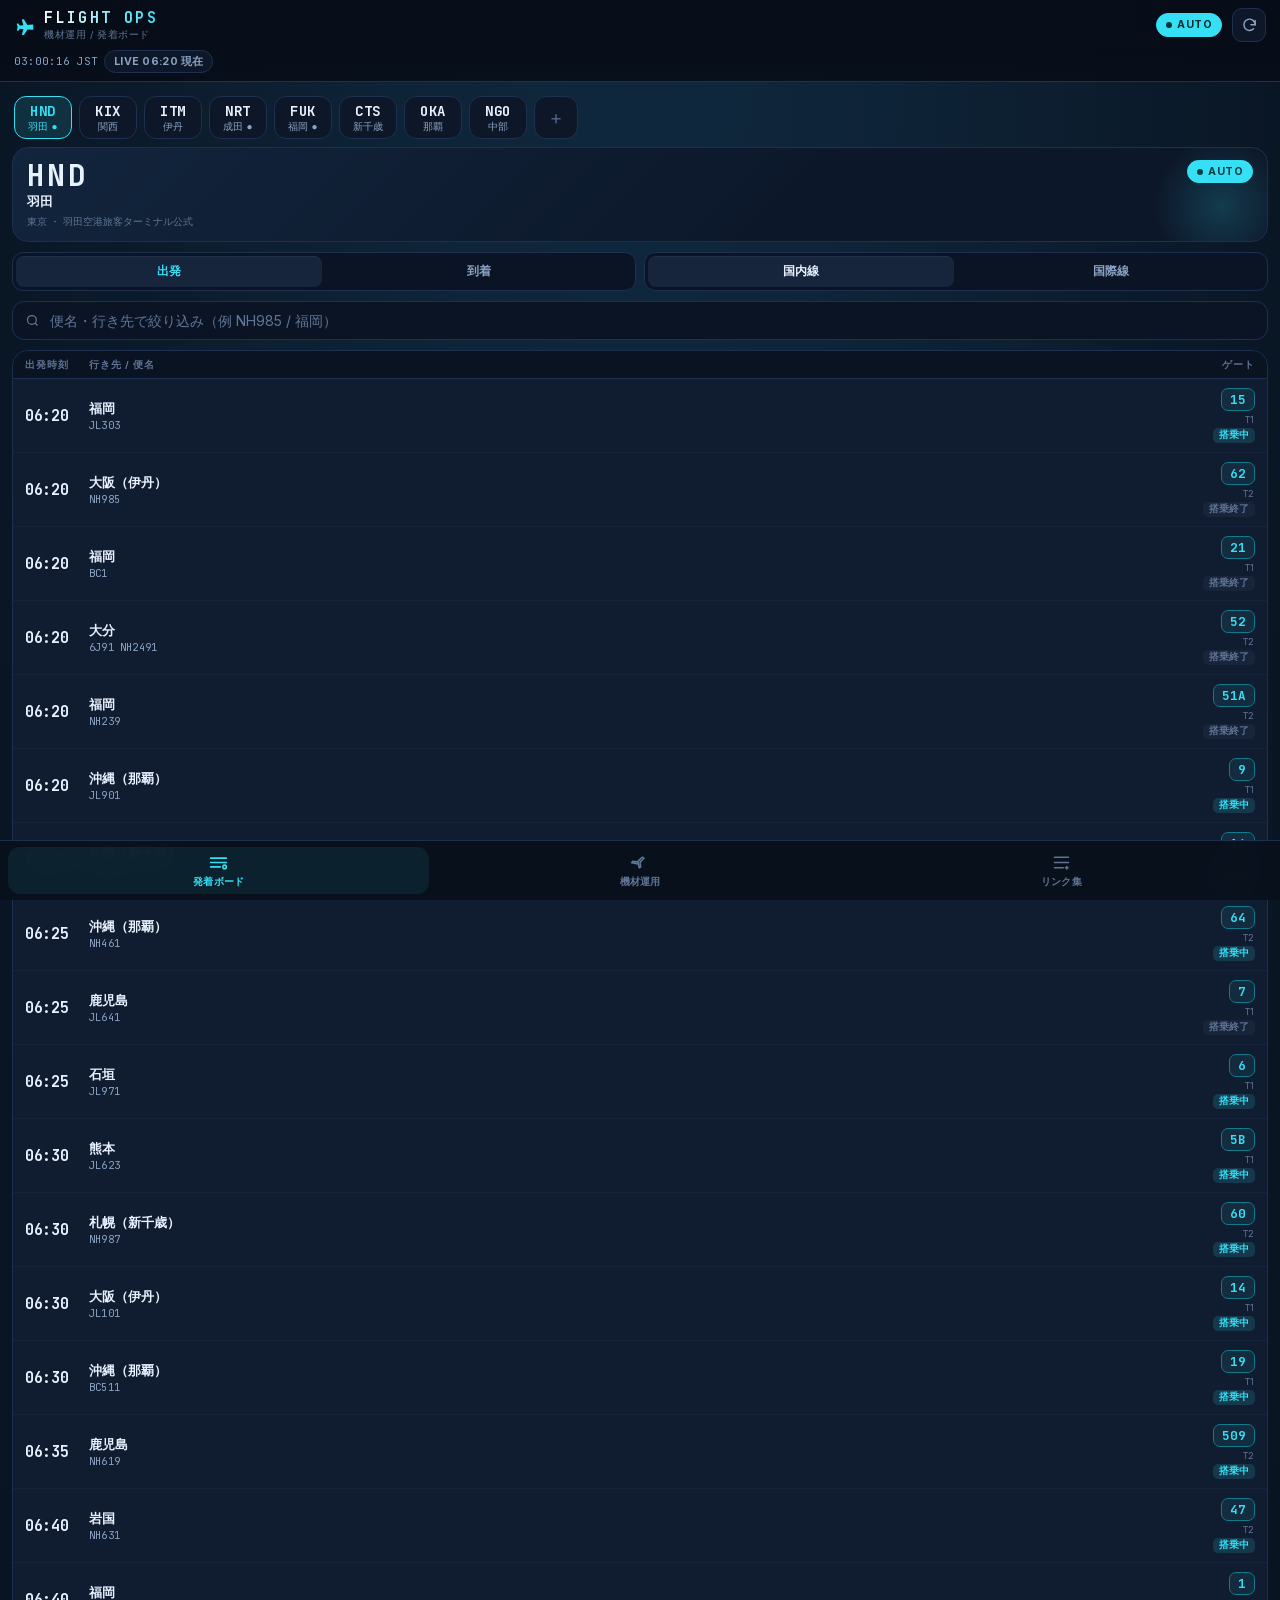
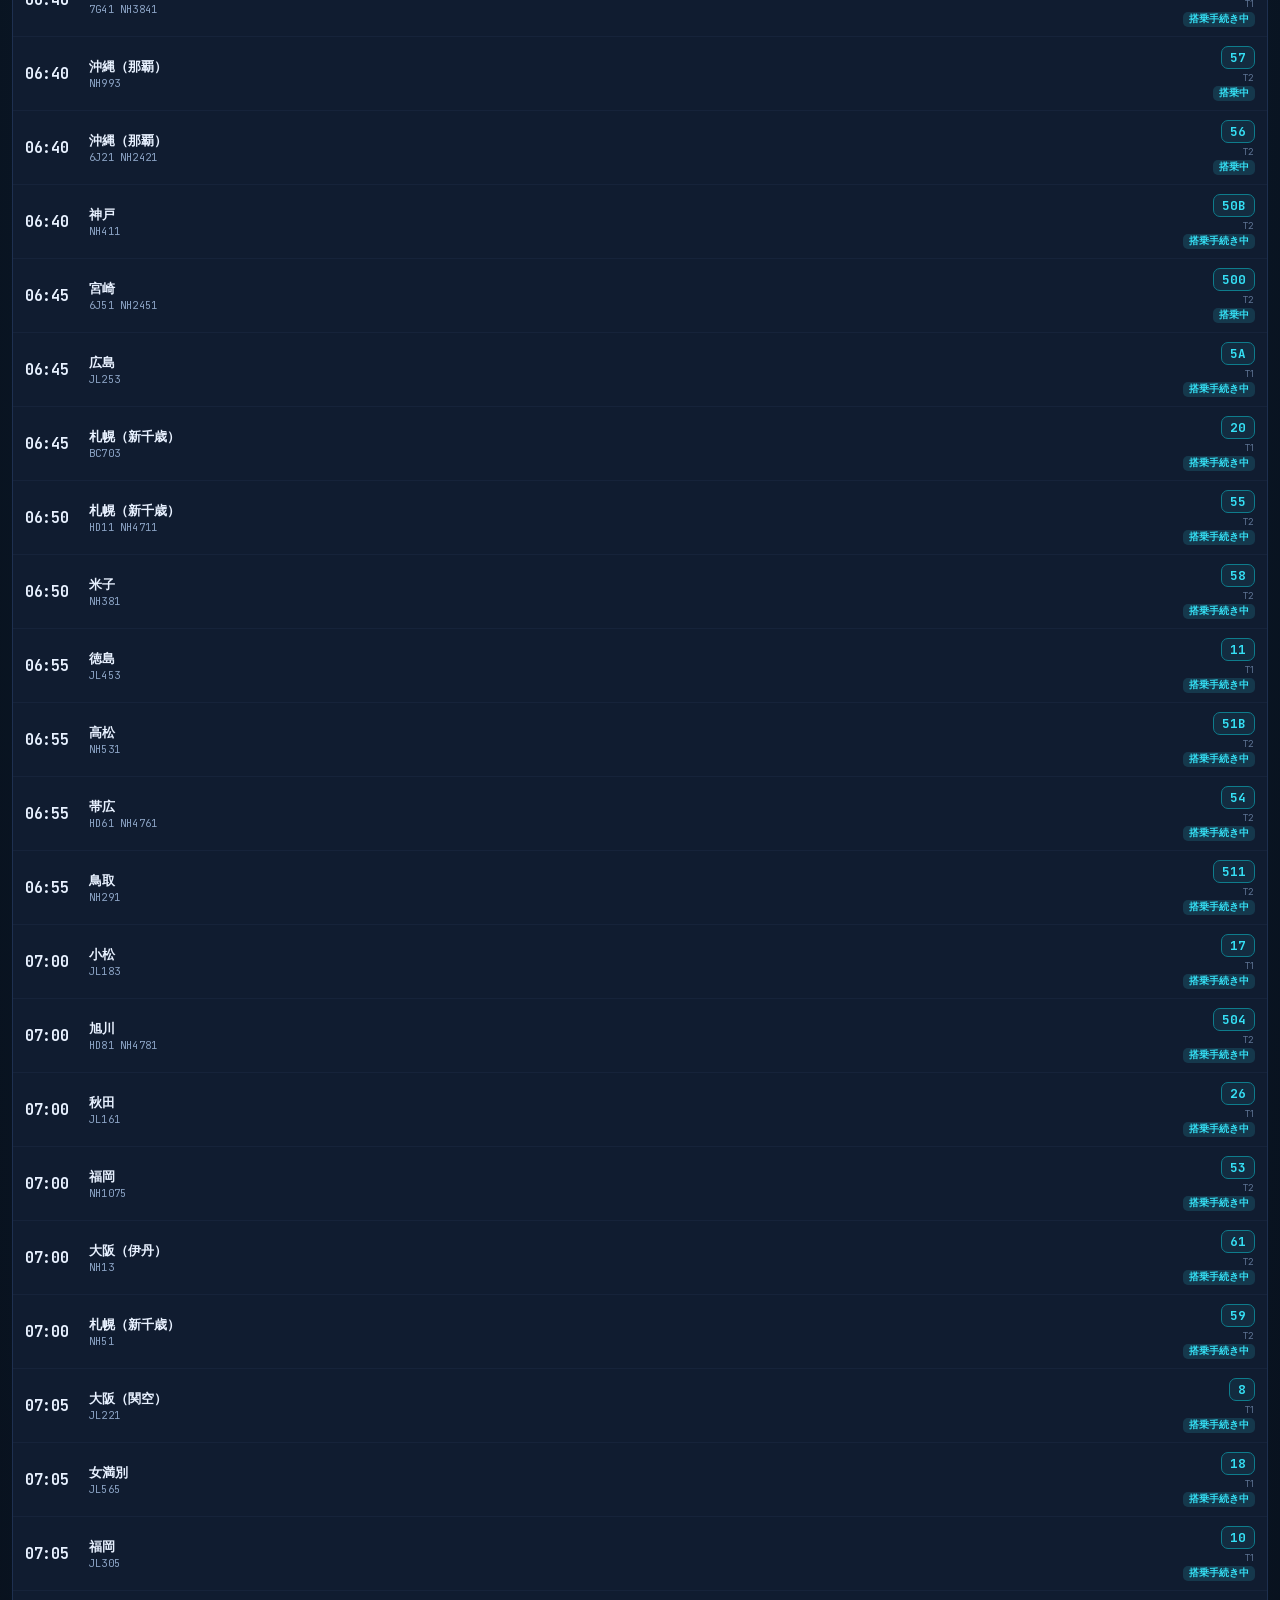
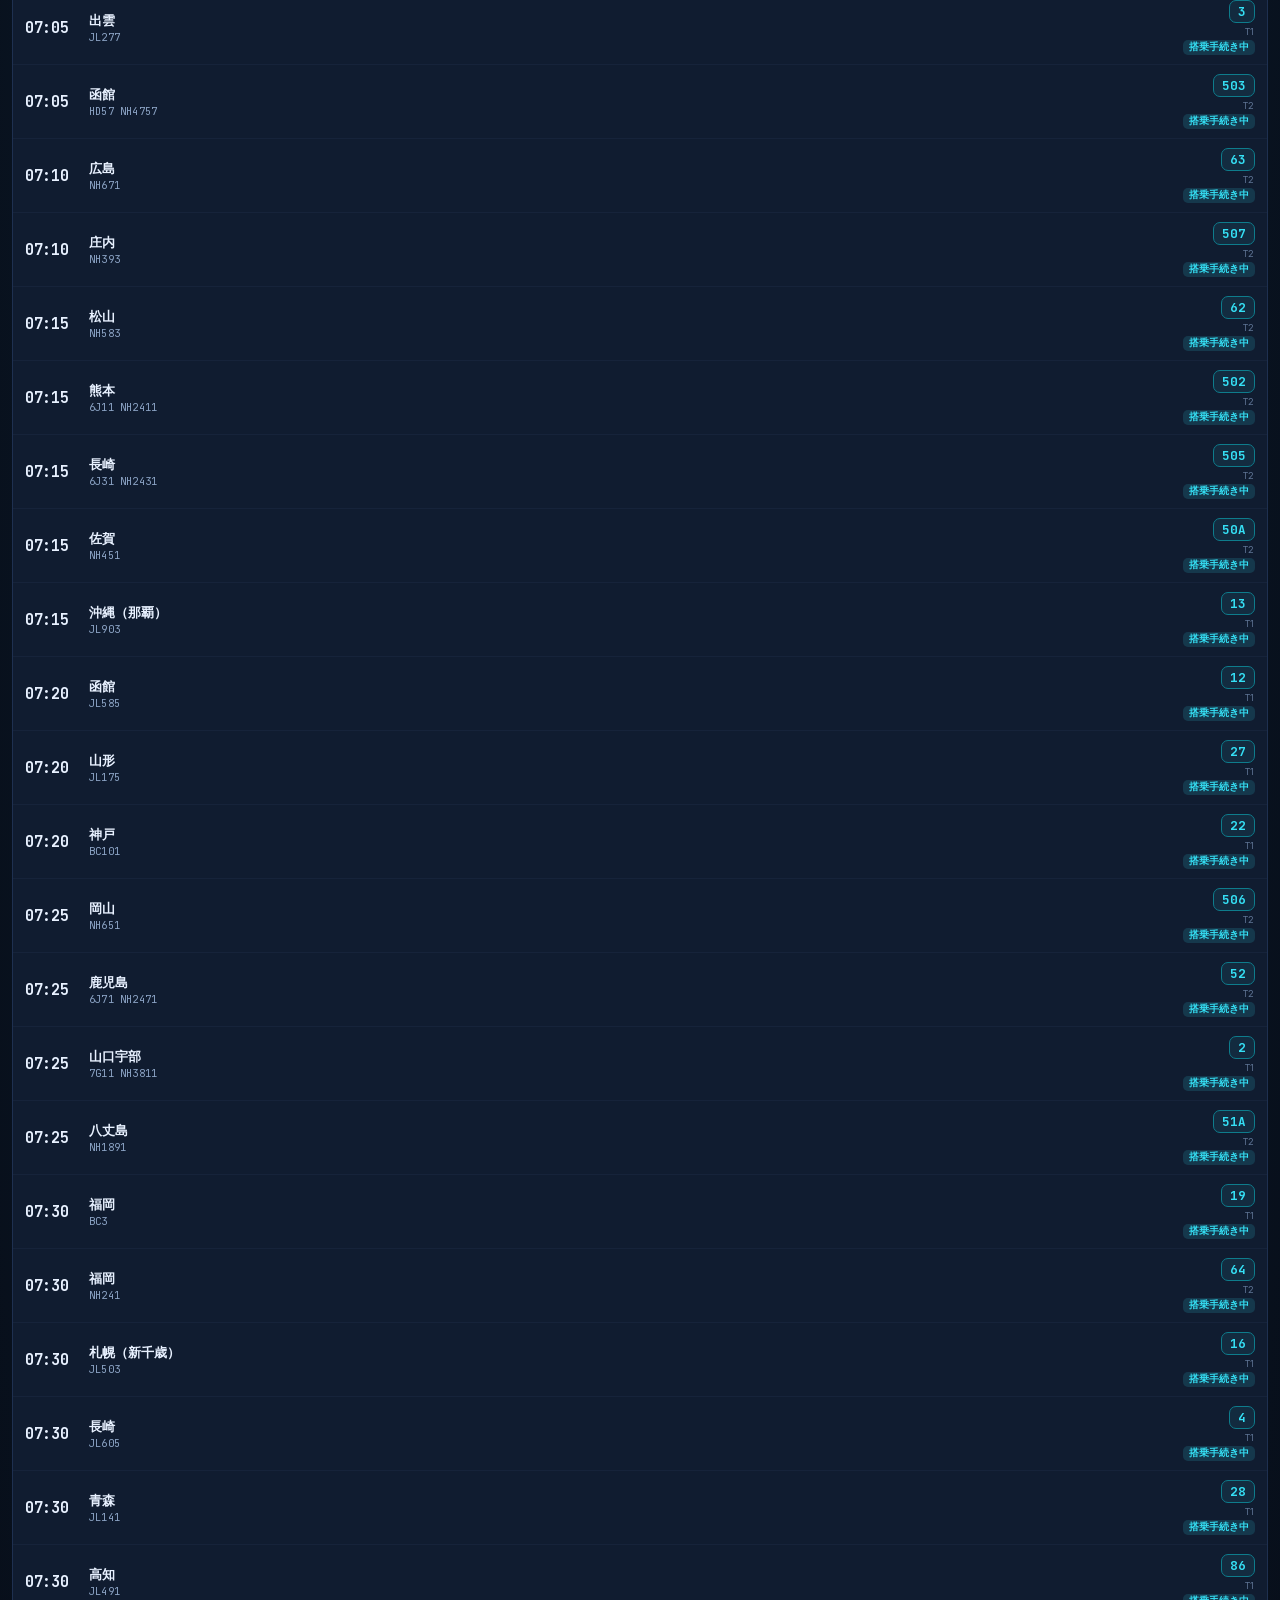
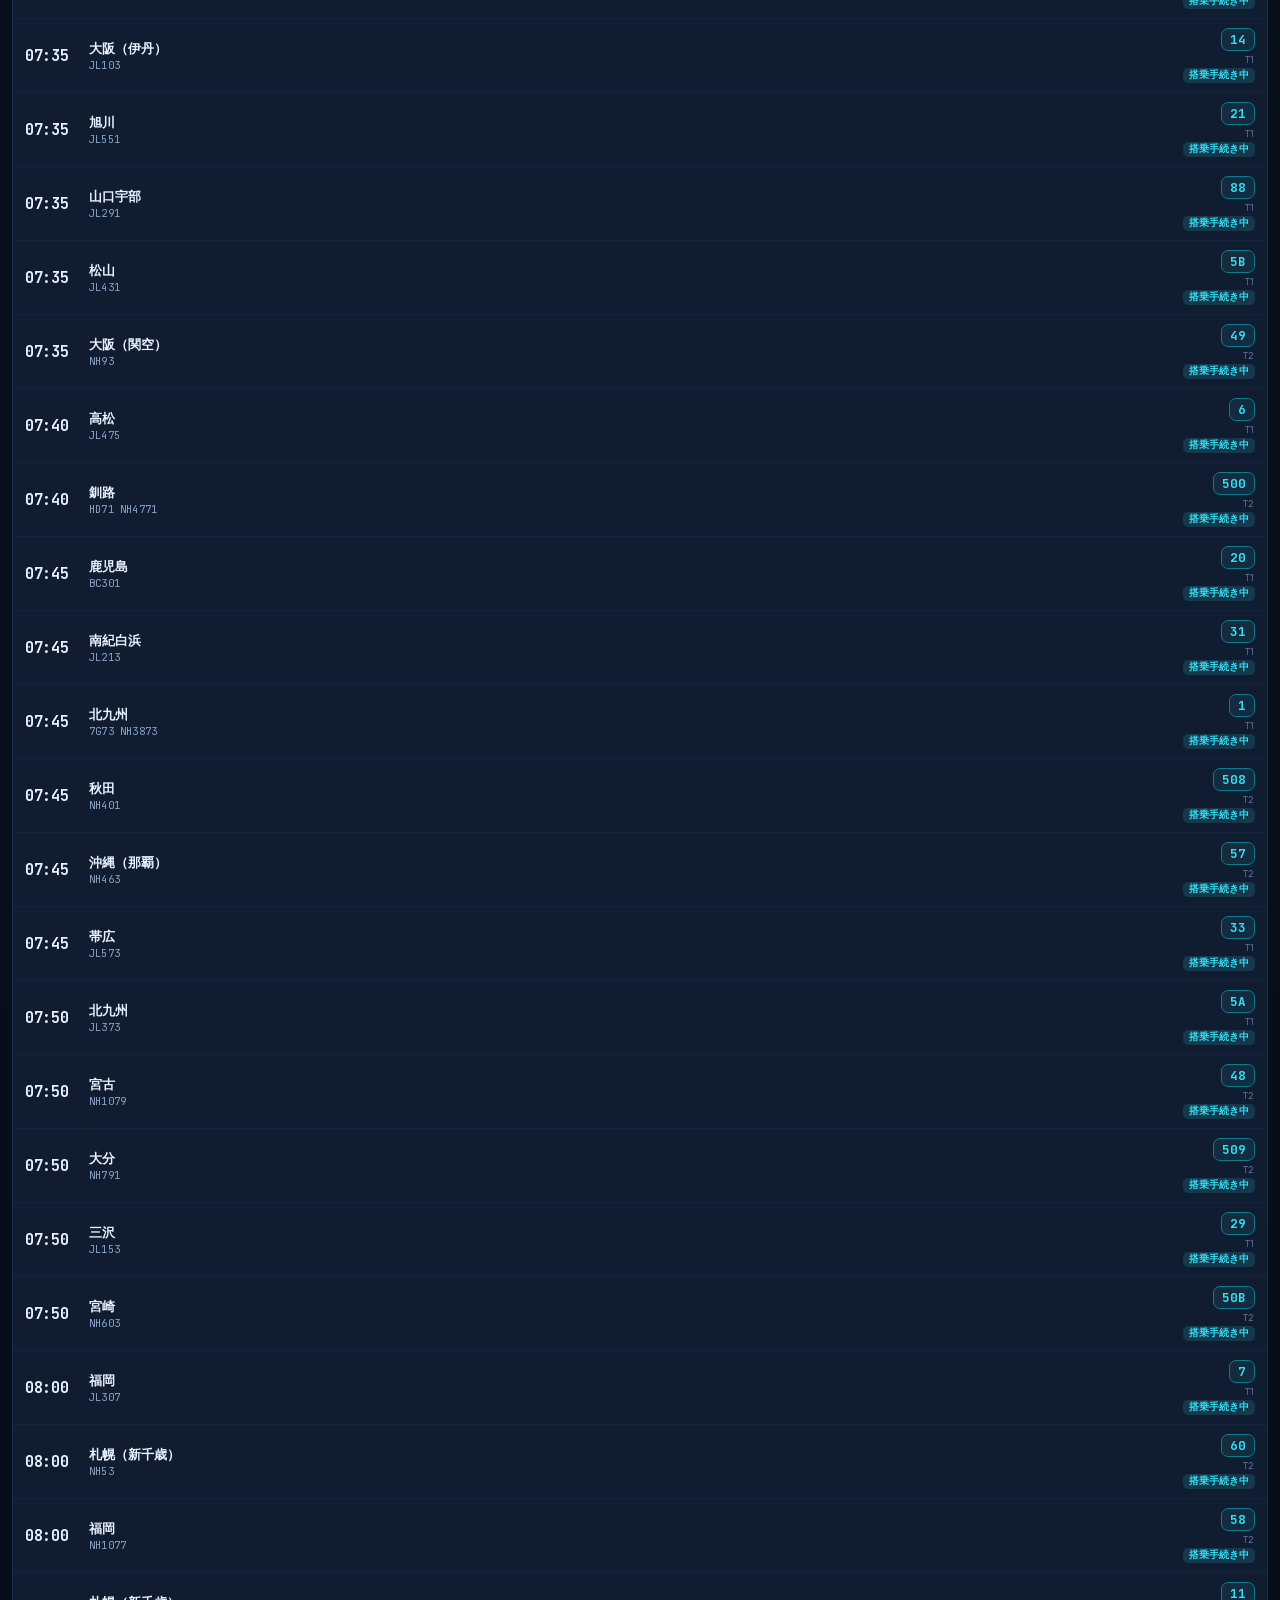
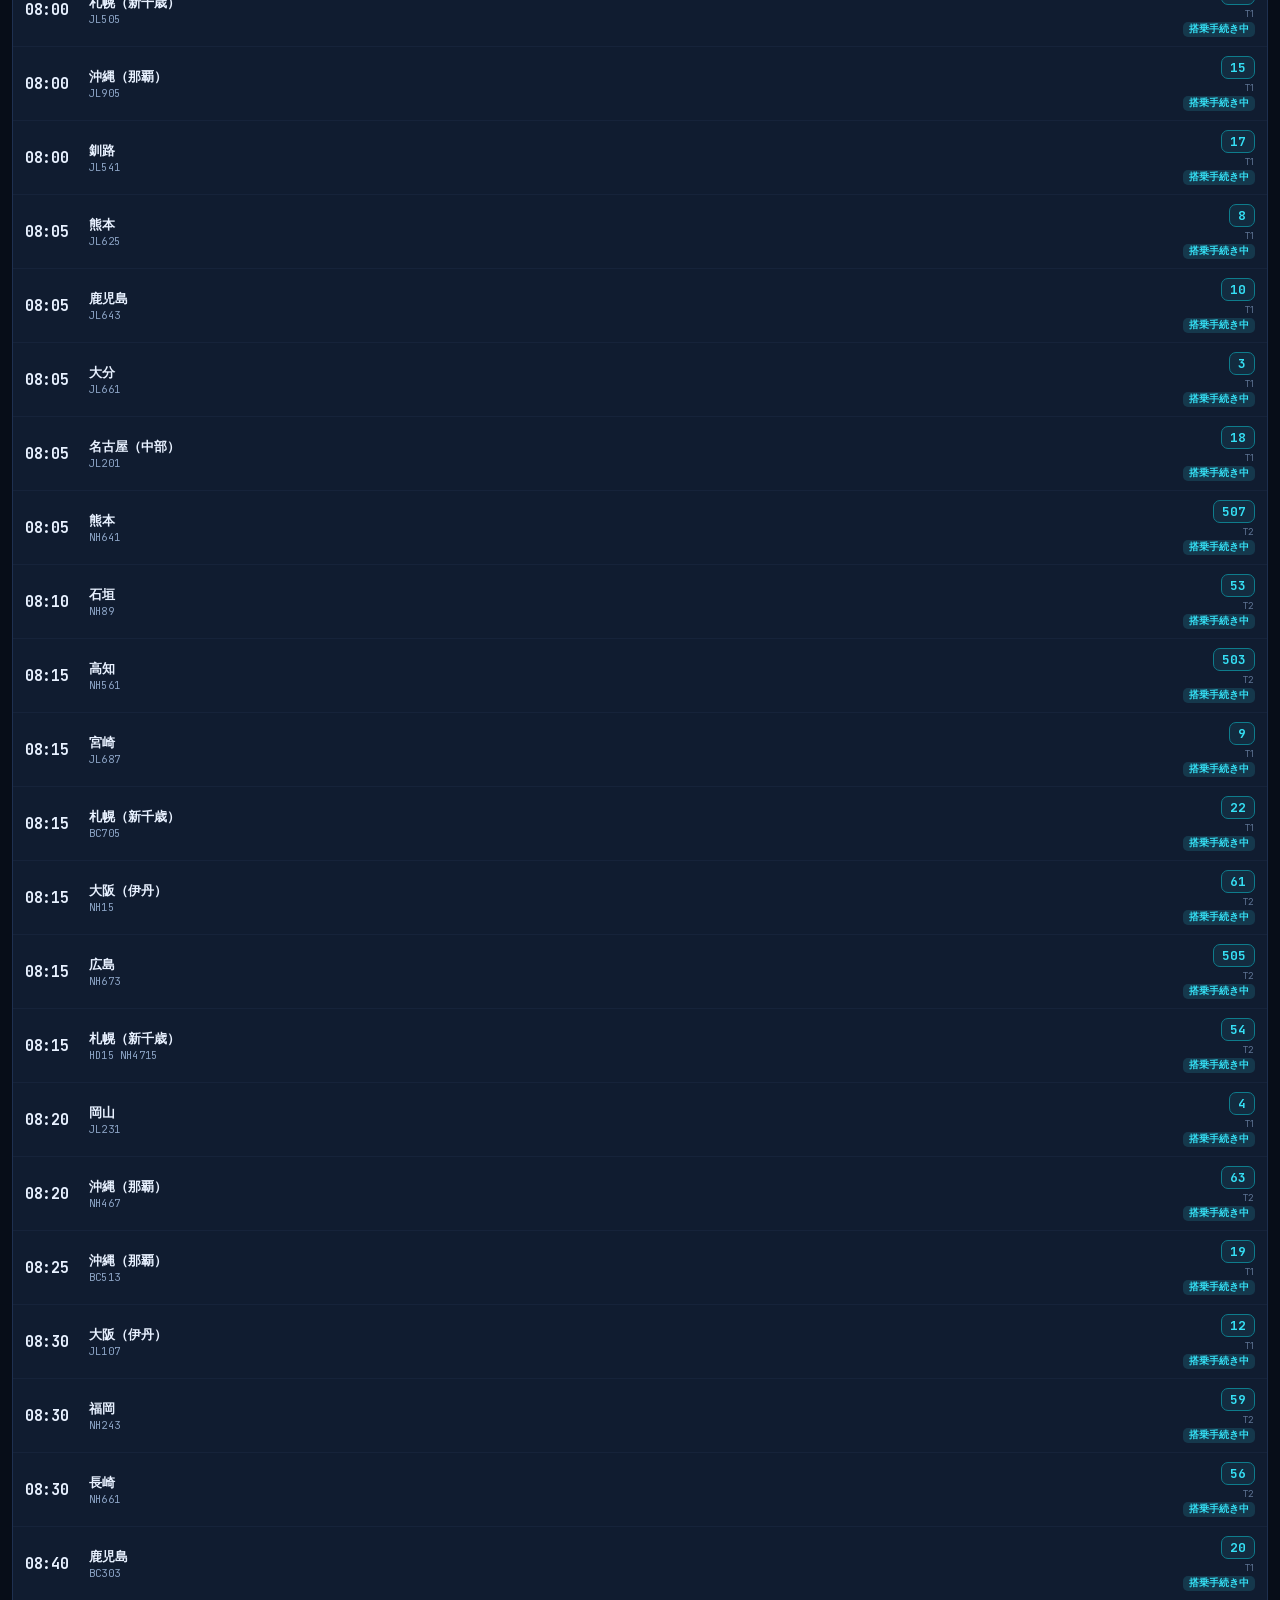
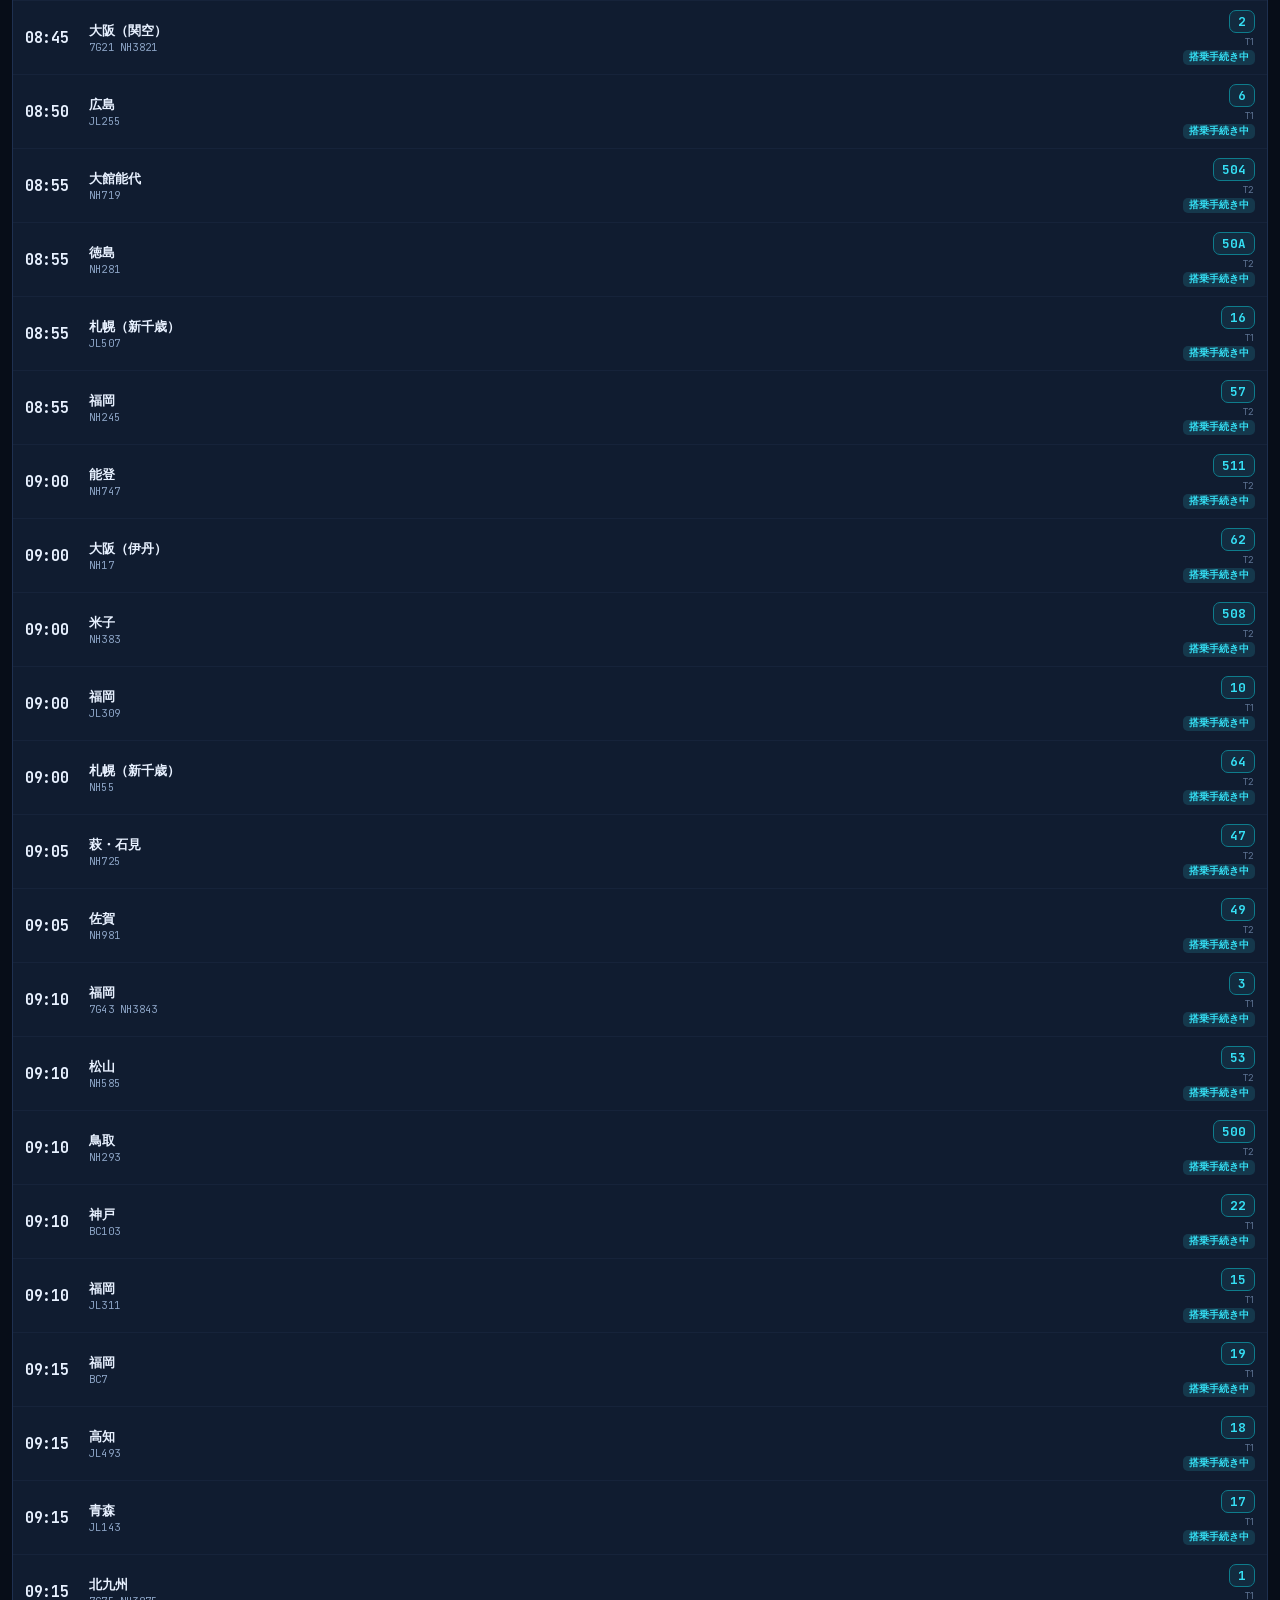
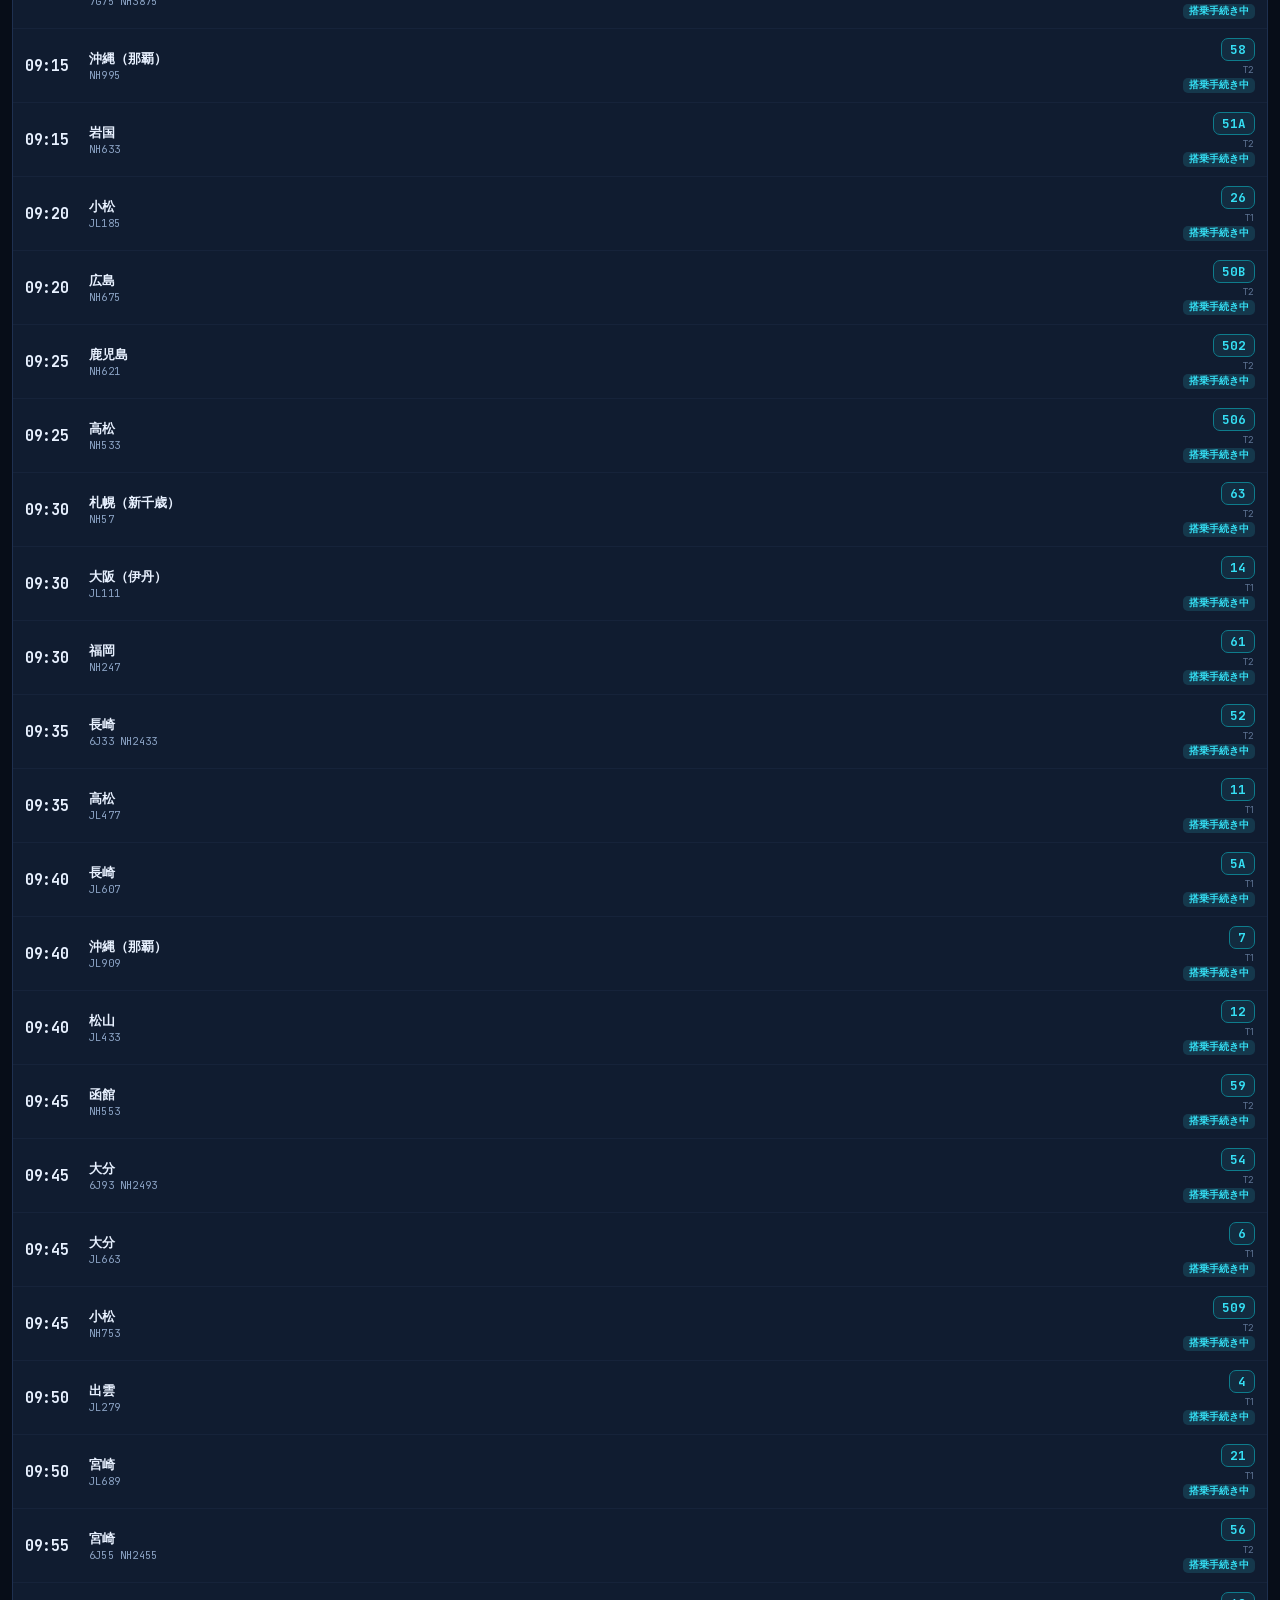
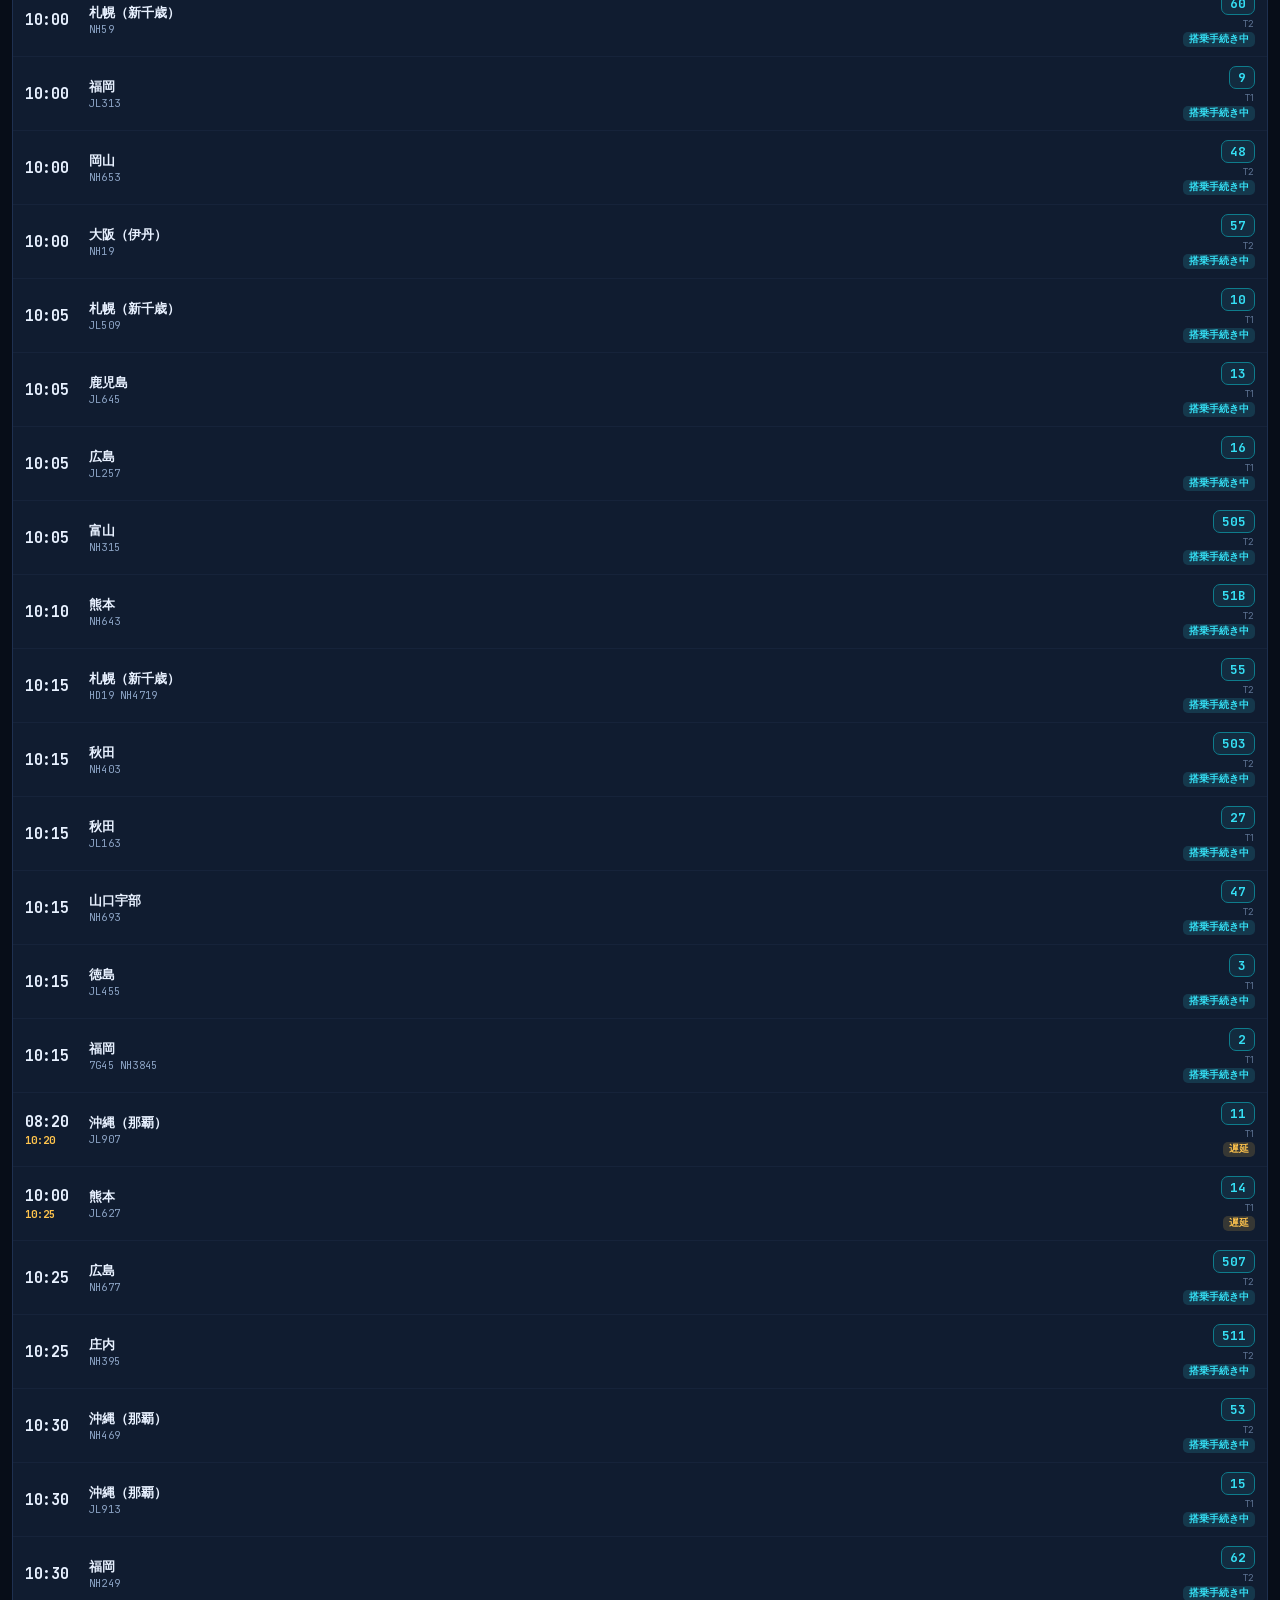
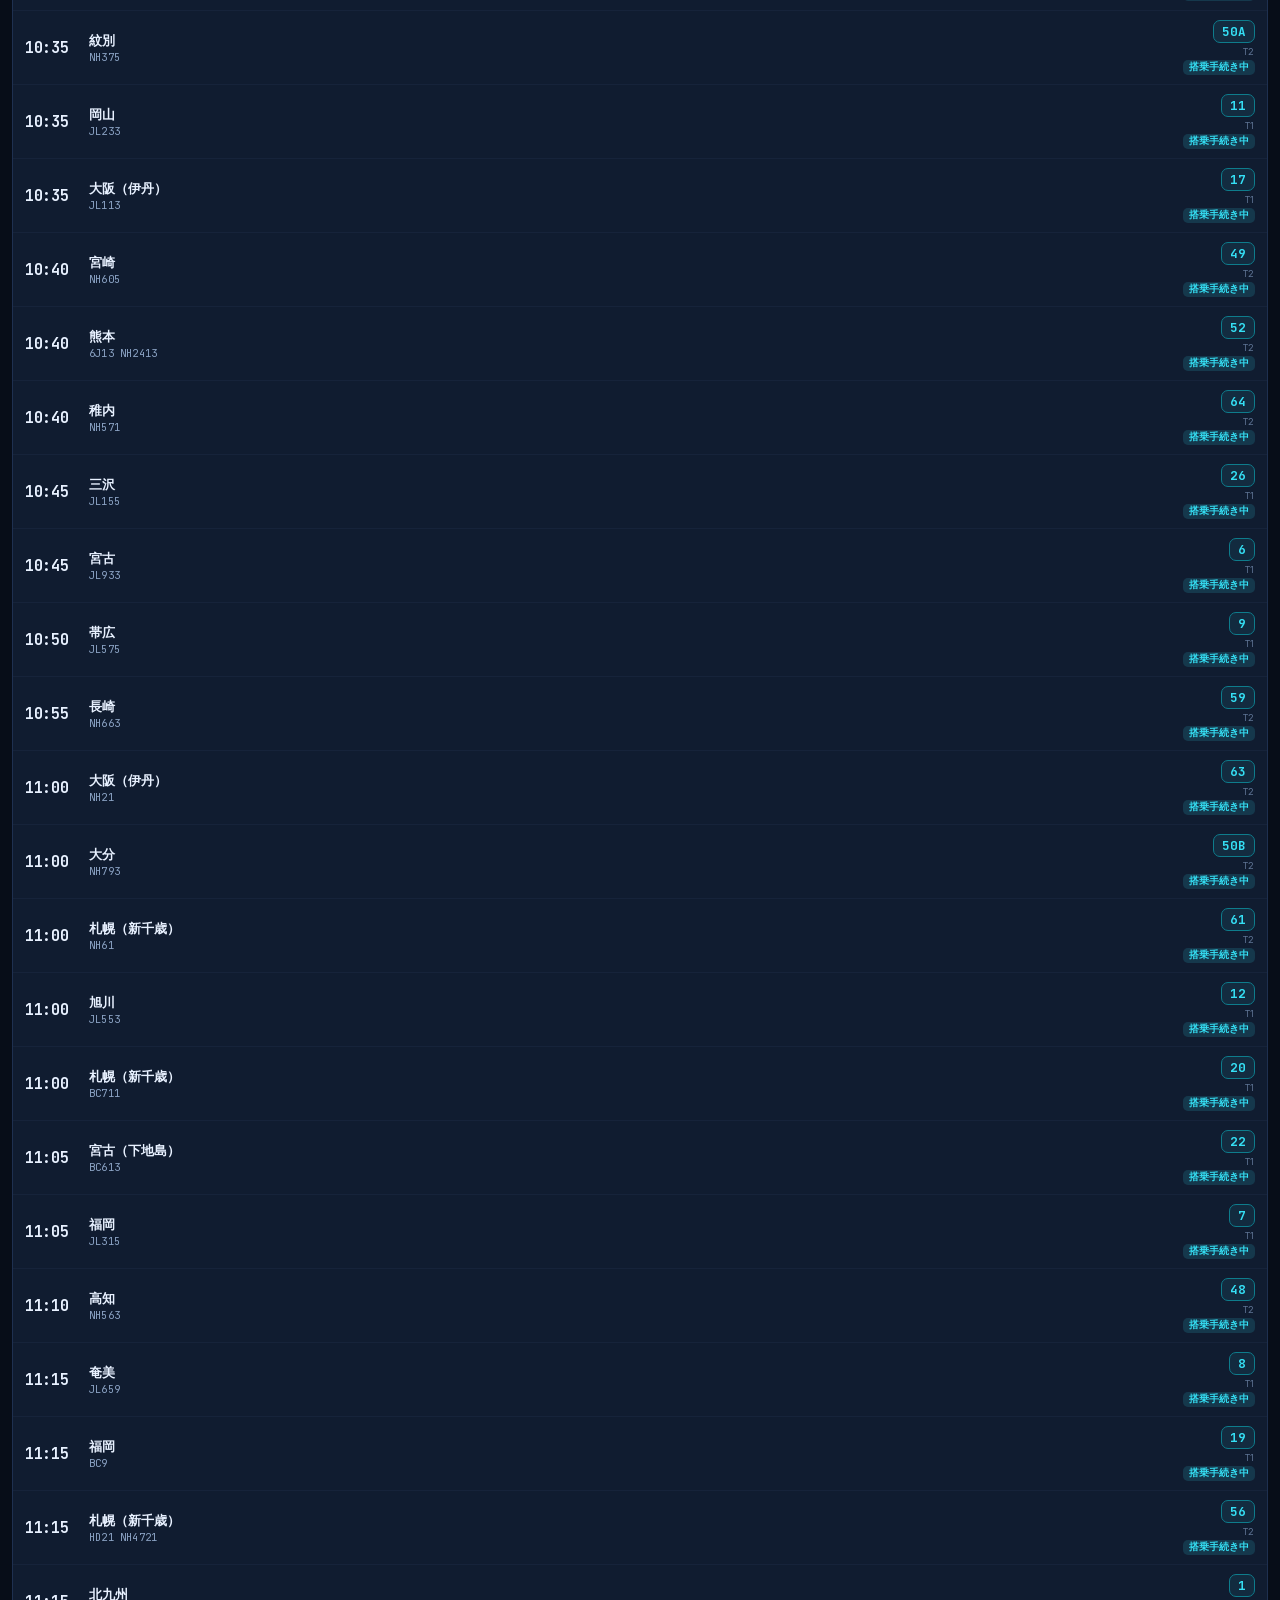
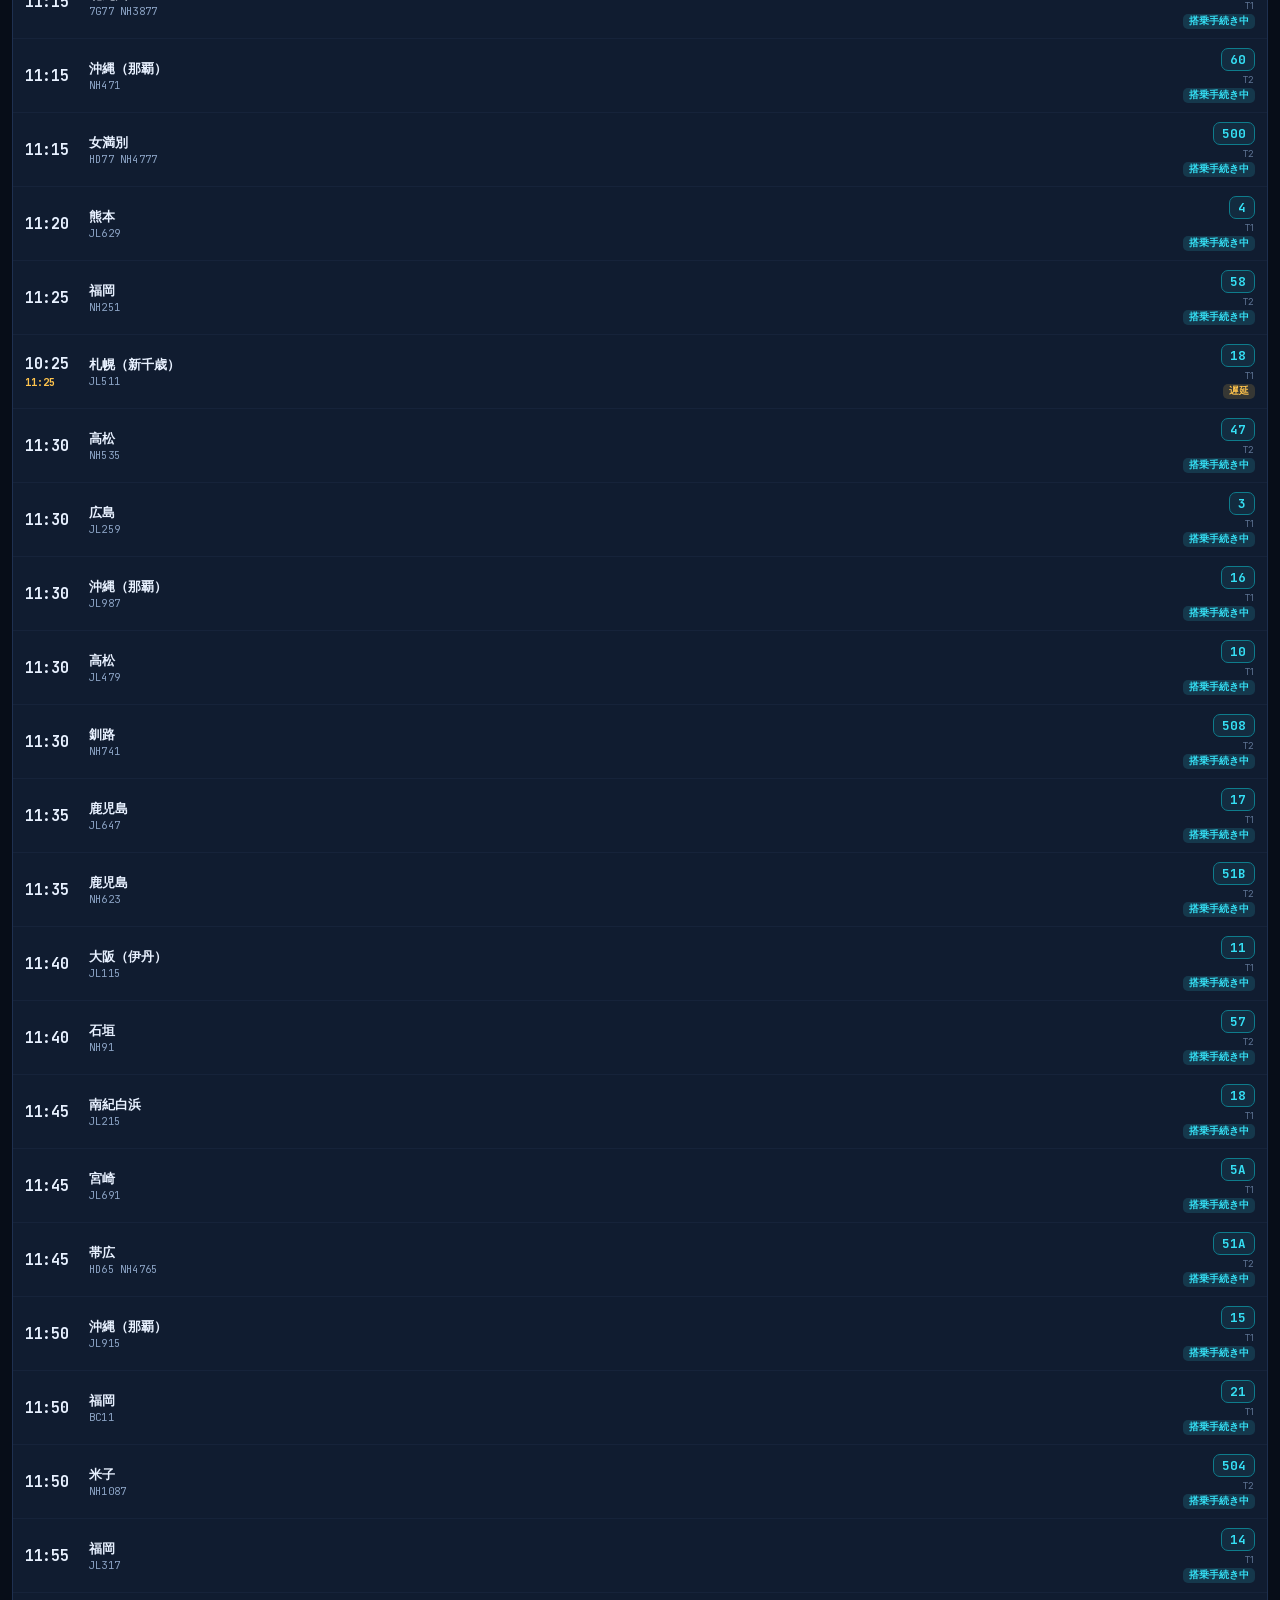
<file: index.html>
<!DOCTYPE html>
<html lang="ja">
<head>
<meta charset="utf-8">
<meta name="viewport" content="width=device-width, initial-scale=1, viewport-fit=cover">
<meta name="robots" content="noindex, nofollow, noarchive">
<meta name="theme-color" content="#070d18">
<meta name="description" content="航空機の機材運用・発着時刻・ゲートを確認する個人用フライトオペレーションボード（個人情報なし）">
<meta name="apple-mobile-web-app-capable" content="yes">
<meta name="mobile-web-app-capable" content="yes">
<meta name="apple-mobile-web-app-status-bar-style" content="black-translucent">
<meta name="apple-mobile-web-app-title" content="FLIGHT OPS">
<link rel="manifest" href="manifest.json">
<link rel="apple-touch-icon" href="icons/apple-touch-icon.png">
<link rel="icon" href="icons/icon-192.png">
<link rel="stylesheet" href="style.css">
<title>FLIGHT OPS | 機材運用・発着ボード</title>
</head>
<body>

<header class="top">
  <div class="top-row">
    <div class="brand">
      <svg viewBox="0 0 24 24" fill="none" aria-hidden="true">
        <path d="M21 12.4c0-.6-.5-1-1.1-1l-5.3.5-3.5-5.6c-.2-.3-.5-.5-.9-.5h-1c-.4 0-.7.4-.6.8l1.6 5.6-4 .4-1.3-1.9c-.2-.2-.4-.4-.7-.4h-.7c-.3 0-.6.3-.5.7l1 3.4-.9 3.4c0 .3.2.6.5.6h.7c.3 0 .5-.1.7-.4l1.3-1.9 4 .4-1.6 5.6c-.1.4.2.8.6.8h1c.4 0 .7-.2.9-.5l3.5-5.6 5.3.5c.6 0 1.1-.5 1.1-1v-1.1Z" fill="#35e0f5"/>
      </svg>
      <div>
        <div class="t1">FLIGHT OPS</div>
        <div class="t2">機材運用 / 発着ボード</div>
      </div>
    </div>
    <div class="pill live" id="livePill"><span class="dot"></span><span id="liveText">SYNC</span></div>
    <button class="icon-btn" id="btnRefresh" aria-label="更新">
      <svg viewBox="0 0 24 24" fill="none" stroke="currentColor" stroke-width="2" stroke-linecap="round">
        <path d="M20 11a8 8 0 1 0-2.3 5.7"/><path d="M20 5v6h-6"/>
      </svg>
    </button>
  </div>
  <div class="top-meta">
    <span class="clock mono" id="clock">--:--:--</span>
    <span class="pill" id="boardStamp">—</span>
  </div>
</header>

<main>
  <!-- ================= 空港ボード ================= -->
  <section id="view-board" class="view active">
    <div class="chiprow" id="aptChips"></div>
    <div id="aptHead"></div>

    <div class="row2">
      <div class="seg" id="segDir">
        <button data-dir="dep" class="on dep">出発</button>
        <button data-dir="arr" class="arr">到着</button>
      </div>
      <div class="seg" id="segScope">
        <button data-scope="dom" class="on">国内線</button>
        <button data-scope="int">国際線</button>
      </div>
    </div>

    <div class="searchbox">
      <svg viewBox="0 0 24 24" fill="none" stroke="currentColor" stroke-width="2"><circle cx="11" cy="11" r="7"/><path d="m20 20-3.5-3.5"/></svg>
      <input id="fltFilter" placeholder="便名・行き先で絞り込み（例 NH985 / 福岡）" inputmode="search" autocomplete="off">
    </div>

    <div id="boardArea"></div>
    <div class="foot-note" id="boardNote"></div>
  </section>

  <!-- ================= 機材運用 ================= -->
  <section id="view-aircraft" class="view">
    <div class="card">
      <h3>機体記号（レジ番）/ ICAO24 / 便名で検索</h3>
      <div class="reg-input">
        <input id="acInput" placeholder="JA01XJ ・ 8406E8 ・ NH985" autocapitalize="characters" autocomplete="off" spellcheck="false">
        <button id="acGo">検索</button>
      </div>
      <div class="favrow" id="acFavs"></div>
    </div>

    <div id="acFavHist"></div>

    <div id="acResult"></div>

    <div class="card">
      <h3>見方</h3>
      <p class="sub" style="margin:0;color:var(--dim);font-size:11.5px;line-height:1.6">
        レジ番を入れると <b>「これまでの飛行履歴」</b>（どこからどこへ飛んだか・便名・日時・状態）が
        アプリ内に時系列で並びます。無料で取れるのは <b>直近7日・最大100便</b> までで、
        それ以前は FR24 機体ページ（月別）と FlightAware へ 1 タップで飛べます。
        便名を入れると、その便名を最近どの機材が飛んだかも分かります。
      </p>
    </div>

    <div class="foot-note">
      飛行履歴は Flightradar24 の公開データ（直近7日・最大100便）を直接取得して表示しています。
      7日より前の長期履歴は無料APIの範囲外のため、FR24 機体ページ／FlightAware への直結で対応します。
      ライブ位置（ADS-B）はブラウザからの直接取得が CORS 制限で使えないため、ADS-B Exchange へ直結しています。
    </div>
  </section>

  <!-- ================= リンク集 ================= -->
  <section id="view-links" class="view">
    <div class="searchbox">
      <svg viewBox="0 0 24 24" fill="none" stroke="currentColor" stroke-width="2"><circle cx="11" cy="11" r="7"/><path d="m20 20-3.5-3.5"/></svg>
      <input id="linkFilter" placeholder="航空会社・空港を検索（例 JAL / 関西 / 仁川）" inputmode="search" autocomplete="off">
    </div>
    <div id="linkArea"></div>
    <div class="foot-note">
      <b>凡例</b>：各航空会社の「運航状況」は公式ページ、空港は公式フライト情報＋Flightradar24（出発/到着）＋FlightAware。
      公式サイト側の改修で URL が変わることがあります。
    </div>
  </section>
</main>

<nav class="tabbar" id="tabbar">
  <button data-view="board" class="on">
    <svg viewBox="0 0 24 24" fill="none" stroke="currentColor" stroke-width="1.8" stroke-linecap="round"><path d="M3 7h18M3 12h18M3 17h11"/><circle cx="19" cy="17" r="2"/></svg>
    <span>発着ボード</span>
  </button>
  <button data-view="aircraft">
    <svg viewBox="0 0 24 24" fill="none" stroke="currentColor" stroke-width="1.8" stroke-linecap="round" stroke-linejoin="round"><path d="M10.2 13.8 3 12.4l1-1.7 5.6.6 4.4-4.4a2 2 0 0 1 2.8 0l.3.3-4.4 4.4.6 5.6-1.7 1-1.4-7.2"/></svg>
    <span>機材運用</span>
  </button>
  <button data-view="links">
    <svg viewBox="0 0 24 24" fill="none" stroke="currentColor" stroke-width="1.8" stroke-linecap="round"><path d="M4 6h16M4 12h16M4 18h10"/><path d="M18 16.5v3M16.5 18h3"/></svg>
    <span>リンク集</span>
  </button>
</nav>

<div id="sheetHost"></div>
<div id="modalHost"></div>

<script src="airports_data.js"></script>
<script src="airlines_data.js"></script>
<script src="links_data.js"></script>
<script src="app.js"></script>
<script src="pwa.js"></script>
</body>
</html>
</file>
<file: style.css>
/* ============================================================
   FLIGHT OPS  —  航空機材運用・発着ボード
   390px 幅の iPhone を基準に設計したダークテーマの OCC 風 UI
   ============================================================ */
/* 自前ホストの等幅フォント（JetBrains Mono / SIL Open Font License 1.1）
   iPhone では SF Mono が優先されます。 */
@font-face {
  font-family: "FLSans";
  src: url("fonts/inter.woff2") format("woff2");
  font-weight: 400 700;
  font-style: normal;
  font-display: swap;
  unicode-range: U+0020-00FF, U+2000-206F;
}
@font-face {
  font-family: "FLMono";
  src: url("fonts/jetbrainsmono.woff2") format("woff2");
  font-weight: 400 700;
  font-style: normal;
  font-display: swap;
  unicode-range: U+0020-00FF, U+2000-206F, U+2190-21FF;
}

:root {
  --bg: #070d18;
  --bg2: #0b1424;
  --card: #101c30;
  --card2: #16243c;
  --line: #1e3050;
  --txt: #e8f1ff;
  --dim: #8ba3c4;
  --dim2: #5f7595;
  --cyan: #35e0f5;
  --cyan-d: #0e7c8c;
  --amber: #ffc44d;
  --red: #ff6272;
  --green: #4ad991;
  --violet: #9b8cff;
  --mono: "FLMono", ui-monospace, "SF Mono", SFMono-Regular, Menlo, "Liberation Mono", Consolas, monospace;
  --safe-b: env(safe-area-inset-bottom, 0px);
  --safe-t: env(safe-area-inset-top, 0px);
}

* { box-sizing: border-box; -webkit-tap-highlight-color: transparent; }
html, body { margin: 0; padding: 0; }
body {
  background:
    radial-gradient(120% 60% at 50% -10%, #12314a 0%, rgba(7,13,24,0) 60%),
    var(--bg);
  color: var(--txt);
  font-family: "FLSans", -apple-system, BlinkMacSystemFont, "Hiragino Sans", "Noto Sans JP", "Helvetica Neue", sans-serif;
  font-size: 14px;
  line-height: 1.45;
  min-height: 100vh;
  padding-bottom: calc(66px + var(--safe-b));
  overscroll-behavior-y: none;
}
button, input, select { font-family: inherit; color: inherit; }
button { border: 0; background: none; cursor: pointer; }
a { color: var(--cyan); text-decoration: none; }

/* ---------- 共通 ---------- */
.hidden { display: none !important; }
.mono { font-family: var(--mono); font-variant-numeric: tabular-nums; }
.pill {
  display: inline-flex; align-items: center; gap: 5px;
  padding: 3px 9px; border-radius: 999px;
  font-size: 10.5px; font-weight: 700; letter-spacing: .04em;
  border: 1px solid var(--line); color: var(--dim);
  background: #0d1728;
}
.pill.live { color: #052b2f; background: var(--cyan); border-color: var(--cyan); }
.pill.live .dot { width: 6px; height: 6px; border-radius: 50%; background: #06333a; animation: blink 1.6s infinite; }
.pill.warn { color: #2b1a00; background: var(--amber); border-color: var(--amber); }
.pill.link { color: var(--violet); border-color: #3b3768; background: #151334; }
@keyframes blink { 0%,100% { opacity: 1 } 50% { opacity: .25 } }

/* ---------- ヘッダ ---------- */
header.top {
  position: sticky; top: 0; z-index: 30;
  padding: calc(var(--safe-t) + 8px) 14px 8px;
  background: linear-gradient(180deg, rgba(7,13,24,.98) 60%, rgba(7,13,24,.86) 100%);
  backdrop-filter: blur(14px);
  border-bottom: 1px solid var(--line);
}
.top-row { display: flex; align-items: center; gap: 10px; }
.brand { display: flex; align-items: center; gap: 8px; flex: 1; min-width: 0; }
.brand svg { width: 22px; height: 22px; flex: none; }
.brand .t1 {
  font-family: var(--mono); font-size: 15px; font-weight: 700; letter-spacing: .16em;
  background: linear-gradient(90deg, #fff, var(--cyan));
  -webkit-background-clip: text; background-clip: text; color: transparent;
  white-space: nowrap;
}
.brand .t2 { font-size: 9.5px; color: var(--dim2); letter-spacing: .06em; margin-top: -2px; white-space: nowrap; }
.icon-btn {
  width: 34px; height: 34px; border-radius: 10px; display: grid; place-items: center;
  border: 1px solid var(--line); background: #0d1728; color: var(--dim);
}
.icon-btn:active { background: var(--card2); }
.icon-btn svg { width: 17px; height: 17px; }
.top-meta { display: flex; align-items: center; gap: 6px; margin-top: 8px; overflow: hidden; }
.top-meta .clock { font-family: var(--mono); font-size: 11px; color: var(--dim); }

/* ---------- タブ ---------- */
.view { display: none; padding: 12px 12px 24px; }
.view.active { display: block; }
nav.tabbar {
  position: fixed; left: 0; right: 0; bottom: 0; z-index: 40;
  display: grid; grid-template-columns: repeat(3, 1fr);
  padding: 6px 8px calc(6px + var(--safe-b));
  background: rgba(9,16,28,.95);
  backdrop-filter: blur(16px);
  border-top: 1px solid var(--line);
}
nav.tabbar button {
  display: flex; flex-direction: column; align-items: center; gap: 2px;
  padding: 5px 0; border-radius: 12px; color: var(--dim2);
  font-size: 10px; font-weight: 700; letter-spacing: .02em;
}
nav.tabbar button svg { width: 21px; height: 21px; }
nav.tabbar button.on { color: var(--cyan); background: rgba(53,224,245,.08); }

/* ---------- 空港セレクタ ---------- */
.chiprow {
  display: flex; gap: 7px; overflow-x: auto; padding: 2px 2px 8px;
  scrollbar-width: none; -ms-overflow-style: none;
}
.chiprow::-webkit-scrollbar { display: none; }
.chip {
  flex: none; display: flex; flex-direction: column; align-items: center;
  min-width: 58px; padding: 6px 10px; border-radius: 12px;
  border: 1px solid var(--line); background: #0d1728; color: var(--dim);
  font-size: 10px; line-height: 1.2;
}
.chip b { font-family: var(--mono); font-size: 14px; letter-spacing: .06em; color: var(--txt); }
.chip.on { background: rgba(53,224,245,.12); border-color: var(--cyan); color: var(--cyan); }
.chip.on b { color: var(--cyan); }
.chip.add { justify-content: center; min-width: 44px; font-size: 18px; color: var(--dim2); }

/* ---------- 空港ヘッダ ---------- */
.apt-head {
  display: flex; align-items: flex-start; gap: 10px;
  padding: 12px 14px; border-radius: 16px;
  background: linear-gradient(135deg, #12253d, #0c1729 65%);
  border: 1px solid var(--line);
  position: relative; overflow: hidden;
}
.apt-head:after {
  content: ""; position: absolute; inset: auto -30px -40px auto; width: 150px; height: 150px;
  background: radial-gradient(circle, rgba(53,224,245,.18), transparent 65%);
}
.apt-code { font-family: var(--mono); font-size: 30px; font-weight: 700; letter-spacing: .08em; line-height: 1; }
.apt-name { font-size: 12.5px; color: var(--txt); font-weight: 700; margin-top: 3px; }
.apt-sub { font-size: 10px; color: var(--dim2); margin-top: 3px; }
.apt-actions { margin-left: auto; display: flex; gap: 6px; }

/* ---------- セグメント ---------- */
.seg { display: flex; gap: 4px; padding: 3px; background: #0b1424; border: 1px solid var(--line); border-radius: 11px; }
.seg button {
  flex: 1; padding: 7px 4px; border-radius: 8px; font-size: 12px; font-weight: 700; color: var(--dim);
}
.seg button.on { background: var(--card2); color: var(--txt); box-shadow: 0 1px 0 rgba(255,255,255,.05) inset; }
.seg button.on.dep { color: var(--cyan); }
.seg button.on.arr { color: var(--green); }
.row2 { display: flex; gap: 8px; margin-top: 10px; }
.row2 .seg { flex: 1; }

/* ---------- 検索 ---------- */
.searchbox {
  display: flex; align-items: center; gap: 8px; margin-top: 10px;
  padding: 9px 12px; border-radius: 12px; background: #0b1424; border: 1px solid var(--line);
}
.searchbox svg { width: 15px; height: 15px; color: var(--dim2); flex: none; }
.searchbox input { flex: 1; border: 0; background: none; outline: none; font-size: 14px; min-width: 0; }
.searchbox input::placeholder { color: var(--dim2); }

/* ---------- ボード ---------- */
.board {
  margin-top: 10px; border-radius: 16px; overflow: hidden;
  border: 1px solid var(--line); background: var(--card);
}
.board-head {
  display: grid; grid-template-columns: 56px 1fr 54px; gap: 8px;
  padding: 7px 12px; background: #0a1322; border-bottom: 1px solid var(--line);
  font-size: 9.5px; letter-spacing: .1em; color: var(--dim2); font-weight: 700;
}
.fl {
  display: grid; grid-template-columns: 56px 1fr auto; gap: 8px; align-items: center;
  padding: 9px 12px; border-bottom: 1px solid #16233a; text-align: left; width: 100%;
}
.fl:last-child { border-bottom: 0; }
.fl:active { background: #16243a; }
.fl .times { font-family: var(--mono); }
.fl .t-sched { font-size: 15px; font-weight: 700; letter-spacing: -.02em; }
.fl .t-chg { font-size: 10.5px; color: var(--amber); font-weight: 700; margin-top: 1px; }
.fl .t-chg.done { color: var(--dim2); }
.fl .dest { font-size: 13px; font-weight: 600; line-height: 1.25; }
.fl .fltno { font-family: var(--mono); font-size: 10.5px; color: var(--dim); margin-top: 1px; letter-spacing: .02em; }
.fl .right { display: flex; flex-direction: column; align-items: flex-end; gap: 3px; }
.gate {
  font-family: var(--mono); font-size: 12.5px; font-weight: 700; color: var(--cyan);
  padding: 2px 8px; border-radius: 7px; border: 1px solid var(--cyan-d); background: rgba(53,224,245,.08);
  white-space: nowrap;
}
.gate.none { color: var(--dim2); border-color: var(--line); background: none; }
.term { font-size: 9px; color: var(--dim2); letter-spacing: .06em; }
.st { font-size: 9.5px; font-weight: 700; padding: 1px 6px; border-radius: 5px; white-space: nowrap; }
.st.s-live { background: rgba(53,224,245,.14); color: var(--cyan); }
.st.s-delay { background: rgba(255,196,77,.16); color: var(--amber); }
.st.s-cancel { background: rgba(255,98,114,.16); color: var(--red); }
.st.s-done { background: #17243a; color: var(--dim2); }
.st.s-ok { background: rgba(74,217,145,.14); color: var(--green); }
.st.s-none { display: none; }

.empty { padding: 26px 16px; text-align: center; color: var(--dim2); font-size: 12.5px; }

/* リンクのみの空港 */
.linkcard { margin-top: 10px; padding: 14px; border-radius: 16px; border: 1px dashed #2a3f60; background: #0a1322; }
.linkcard h4 { margin: 0 0 6px; font-size: 12.5px; }
.linkcard p { margin: 0 0 10px; font-size: 11.5px; color: var(--dim); line-height: 1.5; }
.btnrow { display: grid; grid-template-columns: 1fr 1fr; gap: 8px; }
.btn {
  display: flex; align-items: center; justify-content: center; gap: 6px;
  padding: 11px 10px; border-radius: 12px; font-size: 12px; font-weight: 700;
  border: 1px solid var(--line); background: #12203a; color: var(--txt);
}
.btn.primary { background: linear-gradient(135deg, #0e6b7a, #0b4f63); border-color: #1a8ba0; color: #eaffff; }
.btn.violet { background: #1a1740; border-color: #3b3768; color: #cfc7ff; }
.btn.wide { grid-column: 1 / -1; }
.btn:active { transform: scale(.985); }

/* ---------- 機材運用 ---------- */
.card { border-radius: 16px; border: 1px solid var(--line); background: var(--card); padding: 13px 14px; }
.card + .card { margin-top: 10px; }
.card h3 { margin: 0 0 4px; font-size: 11px; letter-spacing: .1em; color: var(--dim2); font-weight: 700; }
.reg-input { display: flex; gap: 8px; margin-top: 10px; }
.reg-input input {
  flex: 1; min-width: 0; padding: 12px 14px; border-radius: 12px;
  background: #0b1424; border: 1px solid var(--line); outline: none;
  font-family: var(--mono); font-size: 16px; letter-spacing: .1em; text-transform: uppercase;
}
.reg-input input:focus { border-color: var(--cyan-d); }
.reg-input button {
  padding: 0 16px; border-radius: 12px; font-weight: 700; font-size: 13px;
  background: linear-gradient(135deg, #0e6b7a, #0b4f63); border: 1px solid #1a8ba0; color: #eaffff;
}
.kv { display: grid; grid-template-columns: 82px 1fr; gap: 5px 10px; font-size: 12.5px; margin-top: 8px; }
.kv dt { color: var(--dim2); font-size: 11px; }
.kv dd { margin: 0; font-weight: 600; word-break: break-word; }
.favrow { display: flex; flex-wrap: wrap; gap: 6px; margin-top: 8px; }
.fav {
  display: inline-flex; align-items: center; gap: 6px; padding: 5px 9px; border-radius: 9px;
  background: #0d1728; border: 1px solid var(--line); font-family: var(--mono); font-size: 12px;
}
.fav span.x { color: var(--dim2); font-size: 13px; padding: 0 1px; }
.linkgrid { display: grid; grid-template-columns: 1fr 1fr; gap: 8px; margin-top: 10px; }
.linkbtn {
  display: flex; flex-direction: column; gap: 2px; padding: 10px 11px; border-radius: 12px;
  border: 1px solid var(--line); background: #0d1728; text-align: left;
}
.linkbtn b { font-size: 12px; }
.linkbtn span { font-size: 9.5px; color: var(--dim2); }

/* ---------- リンク集 ---------- */
.sec-title {
  display: flex; align-items: center; gap: 7px; margin: 16px 2px 8px;
  font-size: 11px; letter-spacing: .12em; color: var(--dim2); font-weight: 700;
}
.sec-title:before { content: ""; width: 3px; height: 11px; background: var(--cyan); border-radius: 2px; }
.lrow {
  display: flex; align-items: center; gap: 10px; width: 100%; text-align: left;
  padding: 10px 12px; border-bottom: 1px solid #16233a; background: var(--card);
}
.lrow:first-of-type { border-radius: 14px 14px 0 0; }
.lrow:last-of-type { border-radius: 0 0 14px 14px; border-bottom: 0; }
.lrow:active { background: #16243a; }
.lrow .code {
  font-family: var(--mono); font-size: 11px; font-weight: 700; color: var(--cyan);
  min-width: 34px; letter-spacing: .04em;
}
.lrow .nm { flex: 1; font-size: 13px; font-weight: 600; min-width: 0; }
.lrow .nm small { display: block; font-size: 10px; color: var(--dim2); font-weight: 400; }
.lrow .go { color: var(--dim2); font-size: 12px; }

/* ---------- シート ---------- */
.sheet-wrap {
  position: fixed; inset: 0; z-index: 60; display: flex; align-items: flex-end;
  background: rgba(4,8,15,.66); backdrop-filter: blur(3px);
}
.sheet {
  width: 100%; max-height: 88vh; overflow-y: auto;
  background: var(--bg2); border-radius: 20px 20px 0 0;
  border-top: 1px solid var(--line);
  padding: 8px 16px calc(20px + var(--safe-b));
  animation: up .22s ease-out;
}
@keyframes up { from { transform: translateY(30px); opacity: .7 } to { transform: none; opacity: 1 } }
.grab { width: 38px; height: 4px; border-radius: 99px; background: #2b4066; margin: 6px auto 12px; }
.sheet h2 { margin: 0; font-size: 17px; display: flex; align-items: baseline; gap: 8px; }
.sheet h2 .c { font-family: var(--mono); color: var(--cyan); font-size: 15px; }
.sheet .sub { color: var(--dim); font-size: 11.5px; margin-top: 3px; }
.sheet .bigtime { font-family: var(--mono); font-size: 30px; font-weight: 700; margin-top: 10px; letter-spacing: -.02em; }
.sheet .bigtime s::before { content: "→ "; } .sheet .bigtime s { color: var(--amber); font-size: 15px; text-decoration: none; margin-left: 8px; font-weight: 600; }

/* 検索モーダル */
.modal { position: fixed; inset: 0; z-index: 70; background: var(--bg); display: flex; flex-direction: column; }
.modal .mhead { padding: calc(var(--safe-t) + 10px) 14px 10px; border-bottom: 1px solid var(--line); }
.modal .mlist { flex: 1; overflow-y: auto; -webkit-overflow-scrolling: touch; }
.modal .mlist button {
  display: flex; align-items: center; gap: 10px; width: 100%; text-align: left;
  padding: 10px 14px; border-bottom: 1px solid #14203300;
}
.modal .mlist button:active { background: #16243a; }
.modal .mlist .iata { font-family: var(--mono); font-weight: 700; color: var(--cyan); min-width: 40px; font-size: 13px; }
.modal .mlist .an { flex: 1; font-size: 13px; }
.modal .mlist .an small { display: block; color: var(--dim2); font-size: 10.5px; }
.modal .note { padding: 10px 14px; color: var(--dim2); font-size: 11px; }

.foot-note { margin: 18px 4px 6px; font-size: 10.5px; color: var(--dim2); line-height: 1.6; }
.foot-note b { color: var(--dim); }
.spacer { height: 6px; }
.toast {
  position: fixed; left: 50%; bottom: calc(84px + var(--safe-b)); transform: translateX(-50%);
  background: #1b2b46; border: 1px solid var(--line); color: var(--txt);
  padding: 8px 14px; border-radius: 999px; font-size: 12px; z-index: 90;
  box-shadow: 0 8px 24px rgba(0,0,0,.45); animation: up .18s ease-out;
}
.skel { height: 46px; background: linear-gradient(90deg,#101c30,#16243c,#101c30); background-size: 200% 100%; animation: sh 1.1s infinite; border-bottom: 1px solid #16233a; }
@keyframes sh { 0% { background-position: 200% 0 } 100% { background-position: -200% 0 } }

/* ---------- 飛行履歴タイムライン ---------- */
.card.hist { padding: 13px 12px 12px; }
.hist-h { display: flex; align-items: center; gap: 8px; justify-content: space-between; }
.hist-h h3 { margin: 0; font-size: 11px; letter-spacing: .08em; color: var(--dim2); font-weight: 700; }
.hist-h .hreg { color: var(--cyan); font-size: 12px; letter-spacing: .06em; margin-left: 4px; }
.hist-h .pill { flex: none; }

.hist-sum {
  display: grid; grid-template-columns: repeat(4, 1fr); gap: 6px; margin-top: 10px;
}
.hist-sum .hs {
  display: flex; flex-direction: column; align-items: center; justify-content: center;
  padding: 7px 2px; border-radius: 11px; background: #0b1424; border: 1px solid var(--line);
}
.hist-sum .hs b { font-family: var(--mono); font-size: 15px; font-weight: 700; line-height: 1.1; color: var(--txt); }
.hist-sum .hs b small { font-size: 9px; color: var(--dim); margin-left: 1px; }
.hist-sum .hs span { font-size: 9px; color: var(--dim2); margin-top: 3px; letter-spacing: .04em; }
.hist-sum .hs b.mono { font-size: 10.5px; letter-spacing: -.02em; }

.hist-routes { display: flex; flex-wrap: wrap; gap: 6px; margin-top: 9px; }
.rchip {
  display: inline-flex; align-items: center; gap: 5px; padding: 4px 9px; border-radius: 8px;
  background: rgba(53,224,245,.08); border: 1px solid #1b3b52; color: var(--cyan);
  font-size: 10px; font-weight: 700;
}
.rchip b { font-size: 11px; letter-spacing: .04em; }
button.rchip { font-family: inherit; }

.hist-apts { display: flex; flex-wrap: wrap; gap: 5px; margin-top: 7px; }
.achip {
  display: inline-flex; align-items: center; gap: 5px; padding: 3px 8px; border-radius: 7px;
  background: #0d1728; border: 1px solid var(--line); font-size: 9.5px; color: var(--dim);
}
.achip b { color: var(--txt); font-size: 10.5px; letter-spacing: .04em; }

.tl { margin-top: 11px; }
.tl-day {
  display: flex; align-items: center; gap: 6px; margin: 12px 0 4px; padding-top: 2px;
  font-size: 10.5px; font-weight: 700; color: var(--dim);
}
.tl-day:first-child { margin-top: 4px; }
.tl-day .mono { font-size: 12px; color: var(--txt); letter-spacing: .04em; }
.tl-day .wd { color: var(--dim2); font-size: 10px; }
.tl-day .n { margin-left: auto; font-size: 9.5px; color: var(--dim2); font-weight: 600; }

.tl-row {
  display: grid; grid-template-columns: 52px 14px 1fr; align-items: stretch;
  width: 100%; text-align: left; padding: 0; background: none; border: 0;
}
.tl-btn:active { background: #16243a; border-radius: 8px; }
.tl-t {
  font-family: var(--mono); padding: 7px 0 7px 2px; line-height: 1.15;
}
.tl-t b { display: block; font-size: 13px; font-weight: 700; letter-spacing: -.02em; }
.tl-t s { display: block; font-size: 9.5px; color: var(--amber); text-decoration: none; margin-top: 1px; }
.tl-l { position: relative; display: flex; justify-content: center; }
.tl-l:before {
  content: ""; position: absolute; top: 0; bottom: 0; width: 1px; background: var(--line);
}
.tl-row:first-of-type .tl-l:before { top: 12px; }
.tl-l i {
  position: relative; align-self: flex-start; margin-top: 12px;
  width: 7px; height: 7px; border-radius: 50%; background: var(--cyan-d);
  box-shadow: 0 0 0 3px #0f1a2c;
}
.tl-m { padding: 6px 0 8px 4px; border-bottom: 1px solid #142136; min-width: 0; }
.tl-row:last-child .tl-m { border-bottom: 0; }
.tl-r { display: flex; align-items: center; gap: 5px; flex-wrap: wrap; }
.tl-r .ap { font-size: 13px; letter-spacing: .05em; color: var(--txt); font-weight: 700; }
.tl-r .arw { color: var(--dim2); font-size: 11px; }
.tl-r .st { margin-left: auto; }
.tl-s { font-size: 10px; color: var(--dim); margin-top: 2px; overflow: hidden; text-overflow: ellipsis; white-space: nowrap; }
.tl-s .fno { color: var(--cyan); font-size: 10.5px; }
.tl-s b.fno { color: var(--cyan); }

.hist-more {
  width: 100%; margin-top: 8px; padding: 9px; border-radius: 10px;
  border: 1px dashed #2a3f60; background: #0a1322; color: var(--dim); font-size: 11.5px; font-weight: 700;
}
.hist-at { margin-top: 9px; font-size: 9.5px; color: var(--dim2); font-family: var(--mono); }
.hist-note { margin: 8px 0 0; font-size: 9.5px; line-height: 1.55; color: var(--dim2); }
.hist-note b { color: var(--dim); }
.hmsg { margin: 8px 0 0; font-size: 11.5px; line-height: 1.6; color: var(--dim); }

.favlist { margin-top: 8px; }
.frow {
  display: grid; grid-template-columns: 74px 1fr 10px; align-items: center; gap: 8px;
  width: 100%; text-align: left; padding: 8px 2px; border-bottom: 1px solid #142136;
}
.frow:last-child { border-bottom: 0; }
.frow:active { background: #16243a; }
.frow .fq { font-size: 12px; color: var(--cyan); font-weight: 700; letter-spacing: .03em; }
.frow .fs { font-size: 10.5px; color: var(--dim); overflow: hidden; text-overflow: ellipsis; white-space: nowrap; }
.frow .fs .mono { color: var(--txt); }
.frow .go { color: var(--dim2); font-size: 12px; }
</file>
